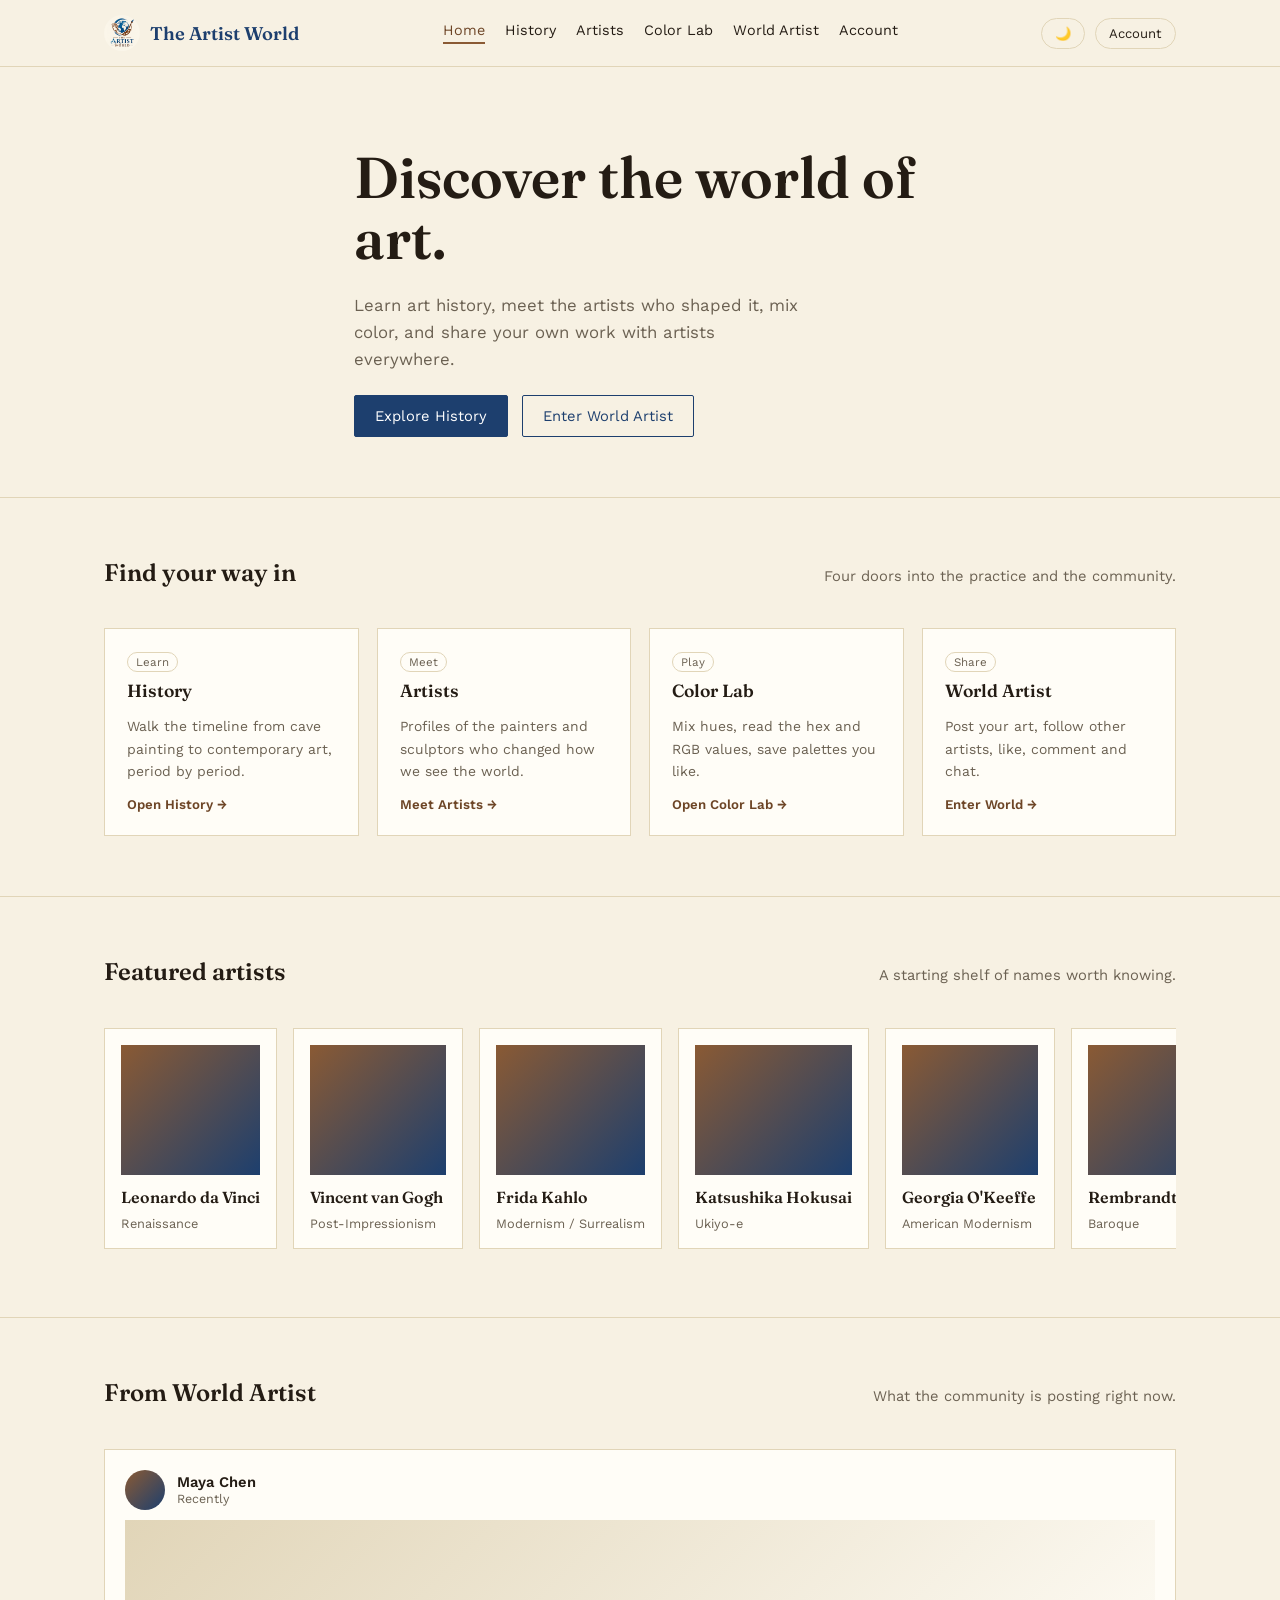
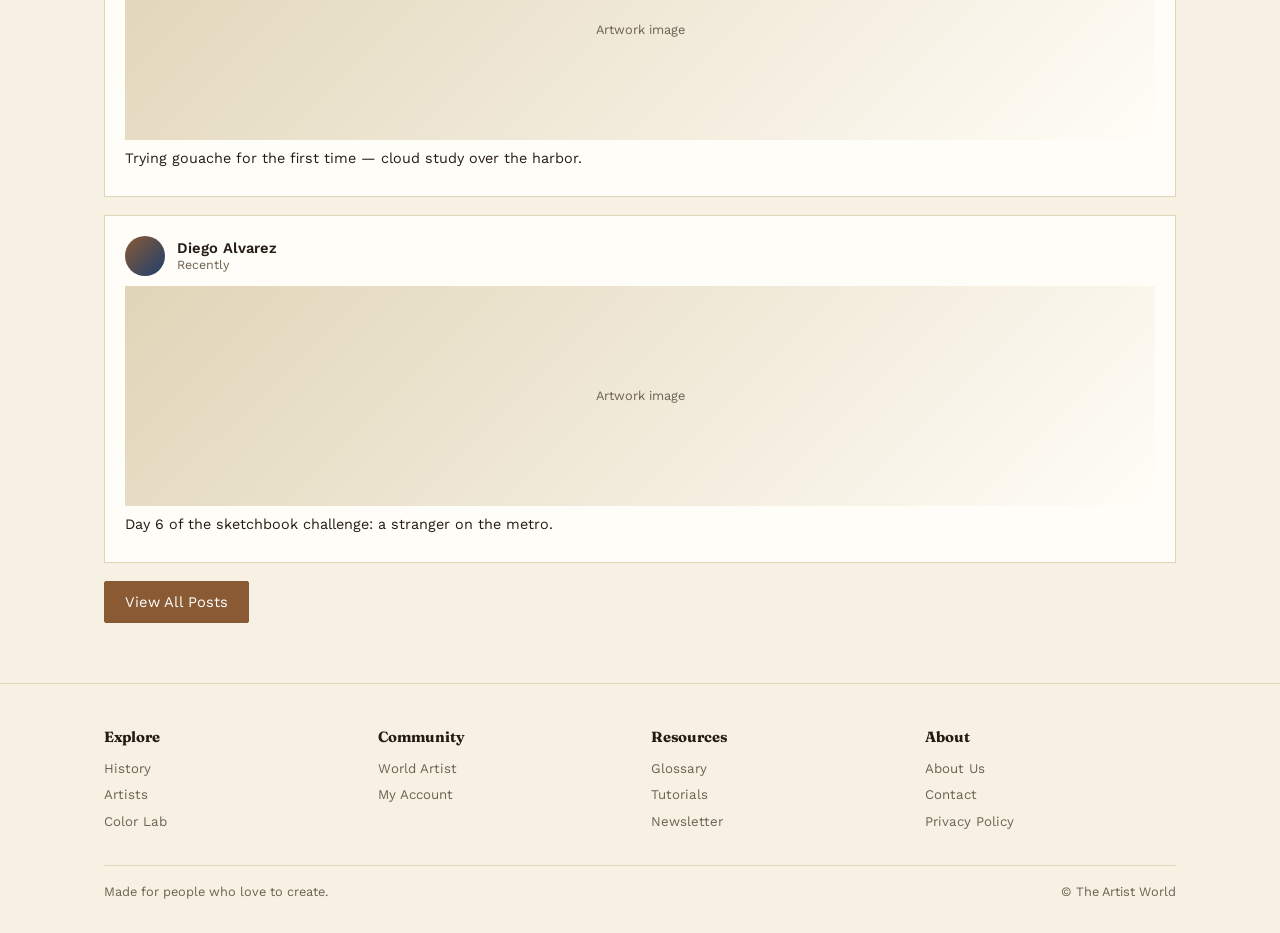
<file: index.html>
<!DOCTYPE html>
<html lang="en">
<head>
<meta charset="UTF-8">
<meta name="viewport" content="width=device-width, initial-scale=1, viewport-fit=cover">
<title>The Artist World — Discover, Learn, Create, Share</title>
<link rel="icon" href="assets/logo.png">
<link rel="preconnect" href="https://fonts.googleapis.com">
<link rel="preconnect" href="https://fonts.gstatic.com" crossorigin>
<link href="https://fonts.googleapis.com/css2?family=Fraunces:wght@400;600&family=Work+Sans:wght@400;500;600&display=swap" rel="stylesheet">
<link rel="stylesheet" href="css/style.css">
</head>
<body>
<div id="introLoader"><img src="assets/logo.png" alt="The Artist World"></div>
<header id="siteHeader"></header>

<section class="hero">
  <div class="wrap hero-inner reveal">
    <h1>Discover the world of art.</h1>
    <p>Learn art history, meet the artists who shaped it, mix color, and share your own work with artists everywhere.</p>
    <div class="hero-actions">
      <a class="btn" href="history.html">Explore History</a>
      <a class="btn outline" href="world.html">Enter World Artist</a>
    </div>
  </div>
</section>

<section>
  <div class="wrap">
    <div class="section-head reveal">
      <h2>Find your way in</h2>
      <p>Four doors into the practice and the community.</p>
    </div>
    <div class="grid-4 reveal">
      <div class="card"><span class="tag">Learn</span><h3>History</h3><p>Walk the timeline from cave painting to contemporary art, period by period.</p><a class="link" href="history.html">Open History →</a></div>
      <div class="card"><span class="tag">Meet</span><h3>Artists</h3><p>Profiles of the painters and sculptors who changed how we see the world.</p><a class="link" href="artists.html">Meet Artists →</a></div>
      <div class="card"><span class="tag">Play</span><h3>Color Lab</h3><p>Mix hues, read the hex and RGB values, save palettes you like.</p><a class="link" href="colorlab.html">Open Color Lab →</a></div>
      <div class="card"><span class="tag">Share</span><h3>World Artist</h3><p>Post your art, follow other artists, like, comment and chat.</p><a class="link" href="world.html">Enter World →</a></div>
    </div>
  </div>
</section>

<section>
  <div class="wrap">
    <div class="section-head reveal">
      <h2>Featured artists</h2>
      <p>A starting shelf of names worth knowing.</p>
    </div>
    <div class="artist-row reveal" id="featuredArtists"></div>
  </div>
</section>

<section>
  <div class="wrap">
    <div class="section-head reveal">
      <h2>From World Artist</h2>
      <p>What the community is posting right now.</p>
    </div>
    <div id="homeFeed" class="reveal"></div>
    <a class="btn brown" href="world.html">View All Posts</a>
  </div>
</section>

<footer id="siteFooter"></footer>

<script src="js/app.js"></script>
<script>
renderHeader('index.html'); renderFooter(); runIntroLoader(); initReveal();

const feat = document.getElementById('featuredArtists');
SEED_ARTISTS.slice(0,6).forEach(a=>{
  feat.innerHTML += `<div class="artist-mini"><div class="portrait"></div><h4>${a.name}</h4><span style="font-size:.8rem;color:var(--muted)">${a.movement}</span></div>`;
});

const posts = Store.get('posts', SEED_POSTS);
const feed = document.getElementById('homeFeed');
posts.slice(0,2).forEach(p=>{
  feed.innerHTML += `<div class="post"><div class="post-head"><div class="post-avatar"></div><div><div class="post-name">${p.name}</div><div class="post-time">Recently</div></div></div><div class="post-img">Artwork image</div><div class="post-caption">${p.caption}</div></div>`;
});
</script>
</body>
</html>
</file>
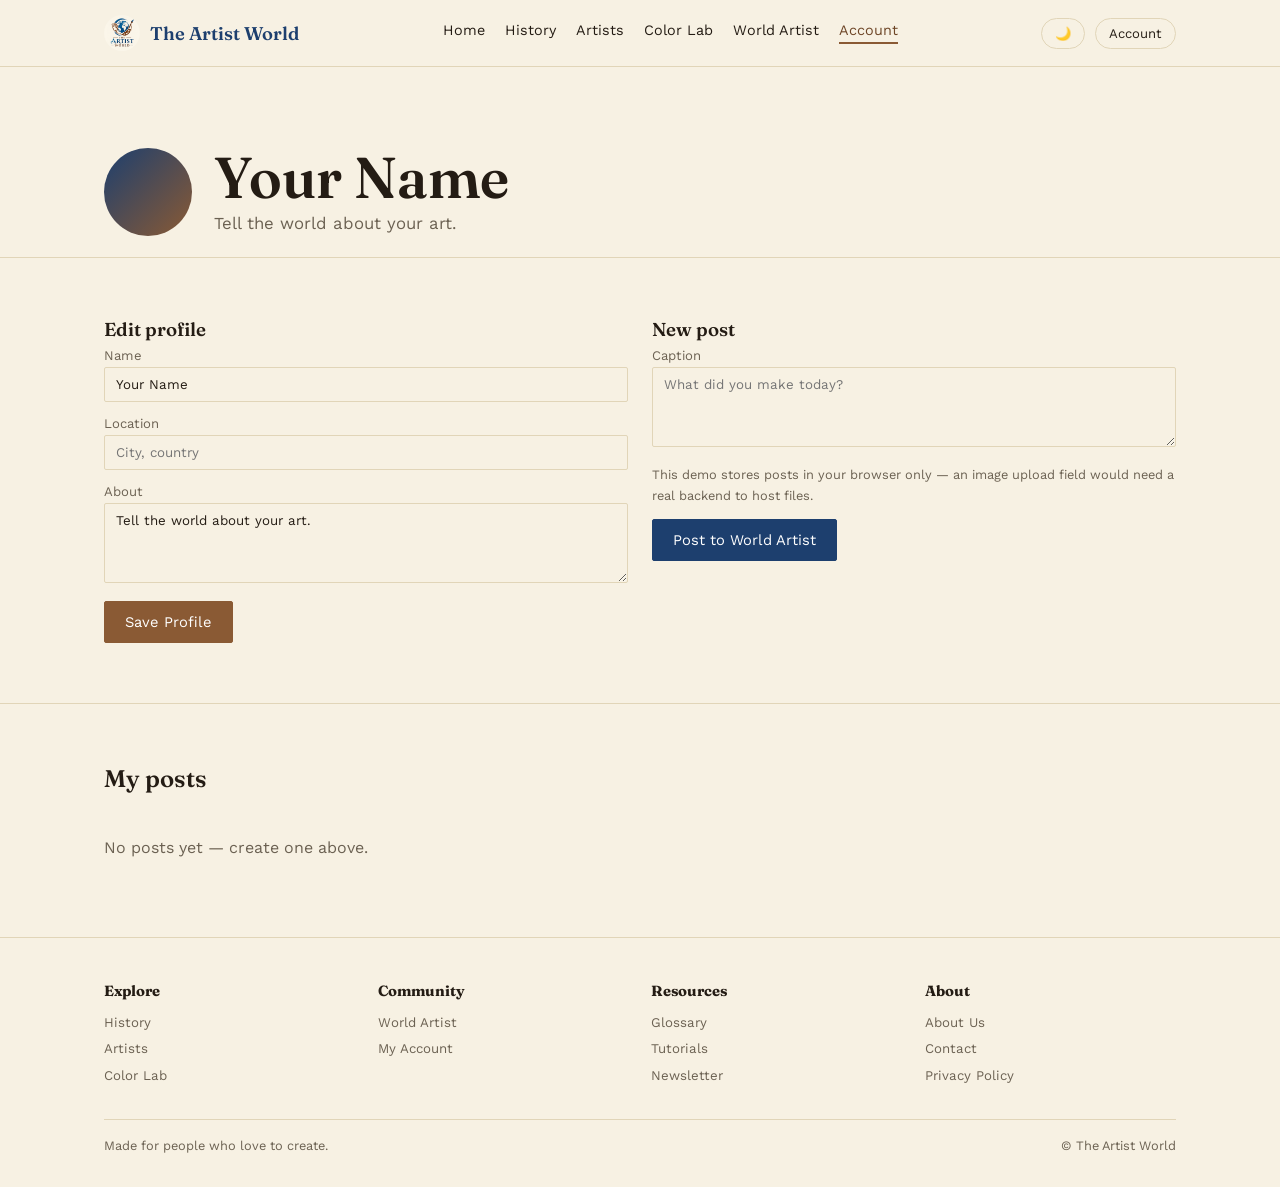
<file: account.html>
<!DOCTYPE html>
<html lang="en">
<head>
<meta charset="UTF-8">
<meta name="viewport" content="width=device-width, initial-scale=1, viewport-fit=cover">
<title>My Account — The Artist World</title>
<link rel="icon" href="assets/logo.png">
<link rel="preconnect" href="https://fonts.googleapis.com">
<link rel="preconnect" href="https://fonts.gstatic.com" crossorigin>
<link href="https://fonts.googleapis.com/css2?family=Fraunces:wght@400;600&family=Work+Sans:wght@400;500;600&display=swap" rel="stylesheet">
<link rel="stylesheet" href="css/style.css">
</head>
<body>
<header id="siteHeader"></header>

<section class="hero" style="padding-bottom:20px;">
  <div class="wrap reveal">
    <div class="profile-head">
      <div class="avatar"></div>
      <div>
        <h1 id="profName" style="margin-bottom:2px;">Your Name</h1>
        <p id="profAbout" style="margin:0;">Tell the world about your art.</p>
      </div>
    </div>
  </div>
</section>

<section>
  <div class="wrap grid-2 reveal">
    <div>
      <h3>Edit profile</h3>
      <div class="field"><label>Name</label><input id="inName" placeholder="Your name"></div>
      <div class="field"><label>Location</label><input id="inLocation" placeholder="City, country"></div>
      <div class="field"><label>About</label><textarea id="inAbout" placeholder="A short artist bio..."></textarea></div>
      <button class="btn brown" id="saveProfile">Save Profile</button>
    </div>
    <div>
      <h3>New post</h3>
      <div class="field"><label>Caption</label><textarea id="inCaption" placeholder="What did you make today?"></textarea></div>
      <p style="font-size:.8rem;">This demo stores posts in your browser only — an image upload field would need a real backend to host files.</p>
      <button class="btn" id="postBtn">Post to World Artist</button>
    </div>
  </div>
</section>

<section>
  <div class="wrap">
    <div class="section-head reveal"><h2>My posts</h2></div>
    <div id="myPosts" class="reveal"></div>
  </div>
</section>

<footer id="siteFooter"></footer>
<script src="js/app.js"></script>
<script>
renderHeader('account.html'); renderFooter(); initReveal();

function loadProfile(){
  const p = Store.get('profile', {name:'Your Name', location:'', about:'Tell the world about your art.'});
  document.getElementById('profName').textContent = p.name;
  document.getElementById('profAbout').textContent = p.about;
  document.getElementById('inName').value = p.name;
  document.getElementById('inLocation').value = p.location;
  document.getElementById('inAbout').value = p.about;
}
loadProfile();
document.getElementById('saveProfile').addEventListener('click', ()=>{
  const p = {name: document.getElementById('inName').value || 'Your Name',
             location: document.getElementById('inLocation').value,
             about: document.getElementById('inAbout').value || 'Tell the world about your art.'};
  Store.set('profile', p);
  loadProfile();
});

function renderMyPosts(){
  const p = Store.get('profile', {name:'Your Name'});
  const posts = Store.get('posts', SEED_POSTS).filter(x=>x.name===p.name);
  const box = document.getElementById('myPosts');
  box.innerHTML = posts.length ? '' : '<p>No posts yet — create one above.</p>';
  posts.forEach(post=>{
    box.innerHTML += `<div class="post"><div class="post-head"><div class="post-avatar"></div><div><div class="post-name">${post.name}</div><div class="post-time">Recently</div></div></div><div class="post-img">Artwork image</div><div class="post-caption">${post.caption}</div></div>`;
  });
}
renderMyPosts();

document.getElementById('postBtn').addEventListener('click', ()=>{
  const caption = document.getElementById('inCaption').value.trim();
  if(!caption) return;
  const profile = Store.get('profile', {name:'Your Name'});
  const posts = Store.get('posts', SEED_POSTS);
  posts.unshift({id:'p'+Date.now(), name:profile.name, caption, likes:0, liked:false, comments:[], reposts:0});
  Store.set('posts', posts);
  document.getElementById('inCaption').value = '';
  renderMyPosts();
  alert('Posted! View it on the World Artist page.');
});
</script>
</body>
</html>
</file>
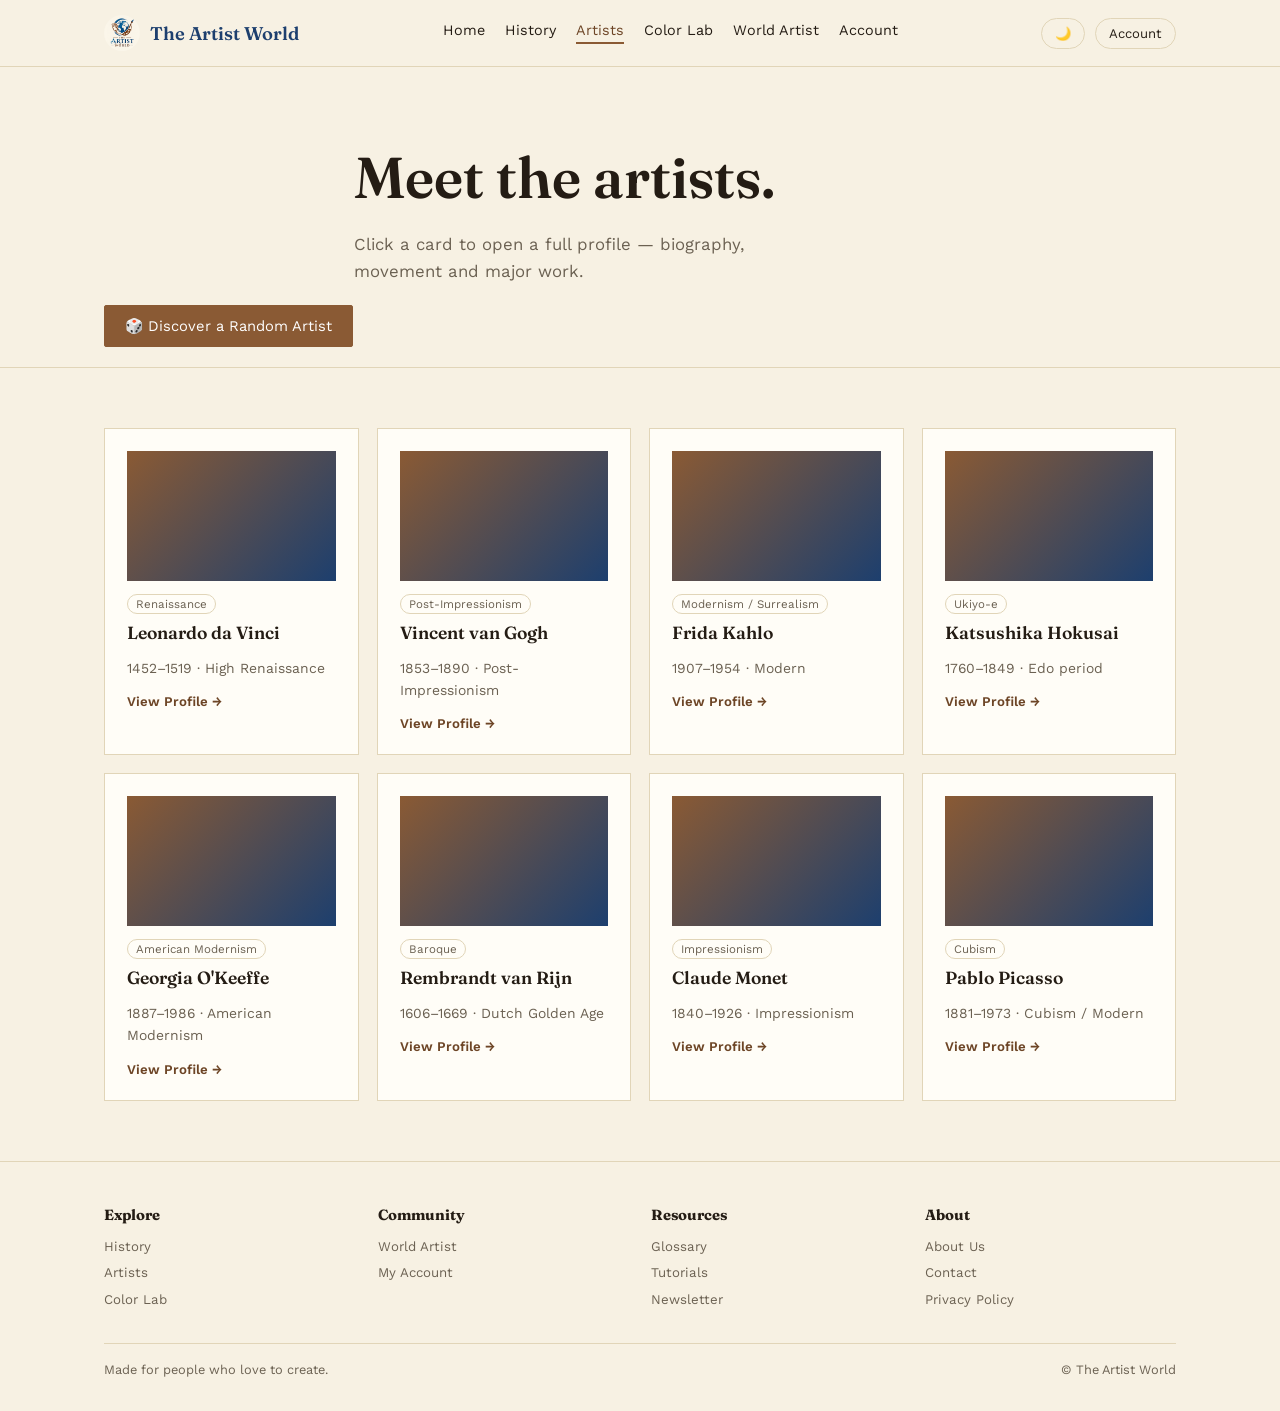
<file: artists.html>
<!DOCTYPE html>
<html lang="en">
<head>
<meta charset="UTF-8">
<meta name="viewport" content="width=device-width, initial-scale=1, viewport-fit=cover">
<title>Artists — The Artist World</title>
<link rel="icon" href="assets/logo.png">
<link rel="preconnect" href="https://fonts.googleapis.com">
<link rel="preconnect" href="https://fonts.gstatic.com" crossorigin>
<link href="https://fonts.googleapis.com/css2?family=Fraunces:wght@400;600&family=Work+Sans:wght@400;500;600&display=swap" rel="stylesheet">
<link rel="stylesheet" href="css/style.css">
</head>
<body>
<header id="siteHeader"></header>

<section class="hero" style="padding-bottom:20px;">
  <div class="wrap hero-inner reveal">
    <h1>Meet the artists.</h1>
    <p>Click a card to open a full profile — biography, movement and major work.</p>
  </div>
  <div class="wrap" style="margin-top:20px;">
    <button class="btn brown" id="randomArtistBtn">🎲 Discover a Random Artist</button>
  </div>
</section>

<section>
  <div class="wrap">
    <div class="grid-4 reveal" id="artistGrid"></div>
  </div>
</section>

<div class="modal-bg" id="modalBg">
  <div class="modal">
    <button class="modal-close" id="modalClose">✕</button>
    <div id="modalContent"></div>
  </div>
</div>

<footer id="siteFooter"></footer>
<script src="js/app.js"></script>
<script>
renderHeader('artists.html'); renderFooter(); initReveal();
const grid = document.getElementById('artistGrid');
function openModal(a){
  document.getElementById('modalContent').innerHTML = `
    <div class="portrait" style="height:160px;"></div>
    <h2>${a.name}</h2>
    <p class="era" style="color:var(--muted);font-size:.85rem;">${a.era} · ${a.country}</p>
    <span class="tag">${a.movement}</span>
    <p>${a.bio}</p>
    <p><strong>Major work:</strong> ${a.work}</p>`;
  document.getElementById('modalBg').classList.add('open');
}
document.getElementById('modalClose').addEventListener('click', ()=>document.getElementById('modalBg').classList.remove('open'));
document.getElementById('modalBg').addEventListener('click', (e)=>{ if(e.target.id==='modalBg') e.currentTarget.classList.remove('open'); });

SEED_ARTISTS.forEach(a=>{
  const c = document.createElement('div');
  c.className = 'card';
  c.style.cursor = 'pointer';
  c.innerHTML = `<div class="portrait"></div><span class="tag">${a.movement}</span><h3>${a.name}</h3><p>${a.era}</p><a class="link">View Profile →</a>`;
  c.addEventListener('click', ()=>openModal(a));
  grid.appendChild(c);
});

document.getElementById('randomArtistBtn').addEventListener('click', ()=>{
  openModal(SEED_ARTISTS[Math.floor(Math.random()*SEED_ARTISTS.length)]);
});
</script>
</body>
</html>
</file>
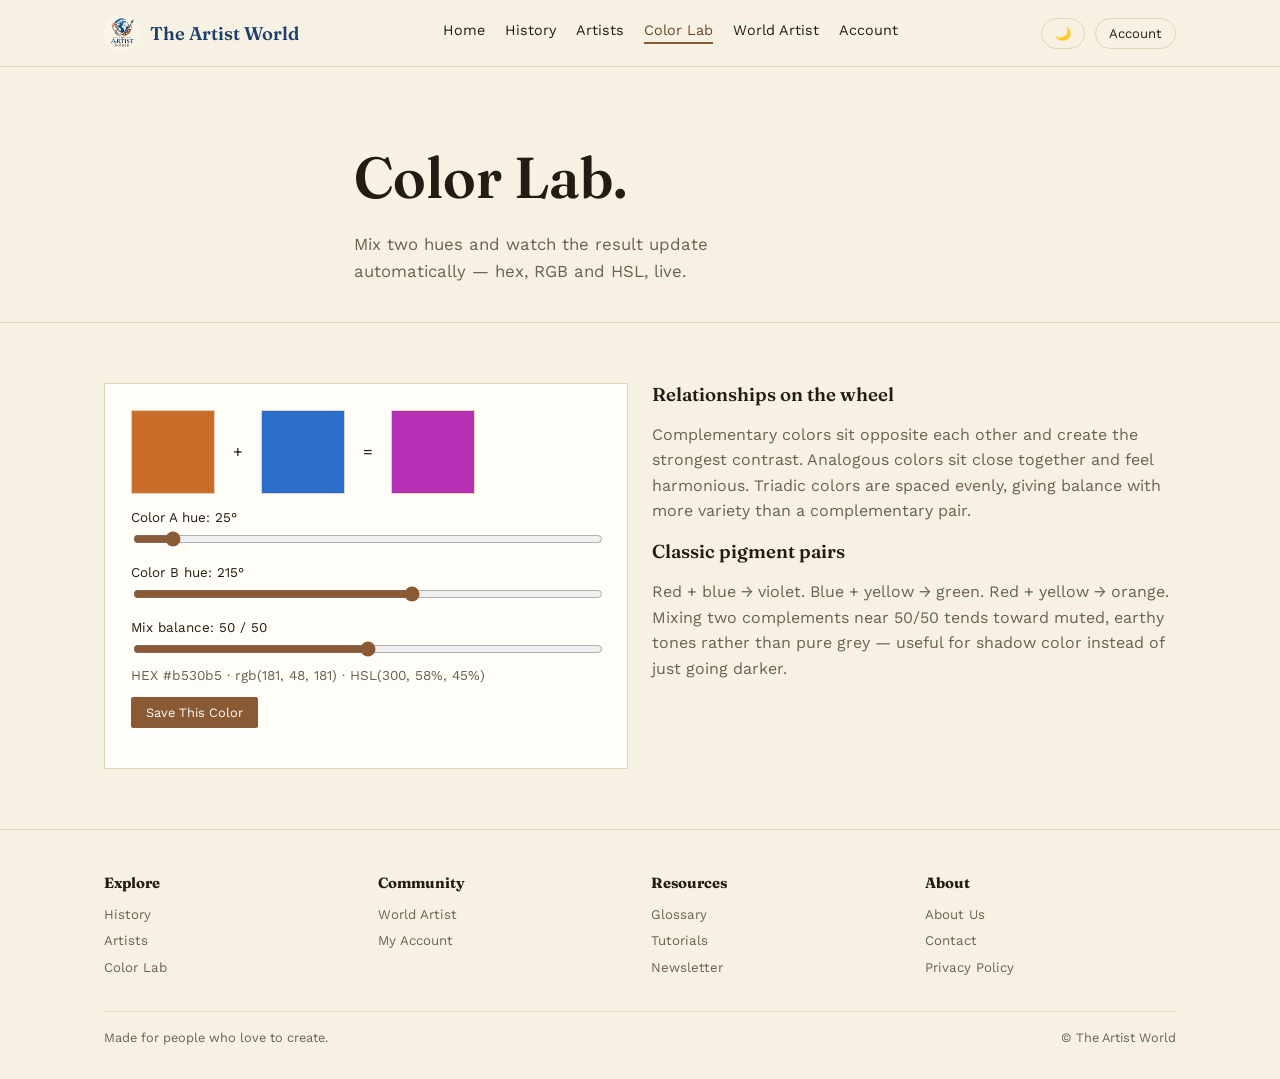
<file: colorlab.html>
<!DOCTYPE html>
<html lang="en">
<head>
<meta charset="UTF-8">
<meta name="viewport" content="width=device-width, initial-scale=1, viewport-fit=cover">
<title>Color Lab — The Artist World</title>
<link rel="icon" href="assets/logo.png">
<link rel="preconnect" href="https://fonts.googleapis.com">
<link rel="preconnect" href="https://fonts.gstatic.com" crossorigin>
<link href="https://fonts.googleapis.com/css2?family=Fraunces:wght@400;600&family=Work+Sans:wght@400;500;600&display=swap" rel="stylesheet">
<link rel="stylesheet" href="css/style.css">
</head>
<body>
<header id="siteHeader"></header>

<section class="hero" style="padding-bottom:20px;">
  <div class="wrap hero-inner reveal">
    <h1>Color Lab.</h1>
    <p>Mix two hues and watch the result update automatically — hex, RGB and HSL, live.</p>
  </div>
</section>

<section>
  <div class="wrap grid-2 reveal">
    <div class="mixer">
      <div class="swatch-row">
        <div class="swatch" id="swatchA" style="background:#8a5a34;"></div><span>+</span>
        <div class="swatch" id="swatchB" style="background:#1d3f6e;"></div><span>=</span>
        <div class="swatch" id="swatchMix"></div>
      </div>
      <div class="slider-group">
        <label>Color A hue: <span id="valA"></span></label>
        <input type="range" id="hueA" min="0" max="360" value="25">
        <label>Color B hue: <span id="valB"></span></label>
        <input type="range" id="hueB" min="0" max="360" value="215">
        <label>Mix balance: <span id="valMix"></span></label>
        <input type="range" id="mixSlider" min="0" max="100" value="50">
      </div>
      <div class="readout" id="readout"></div>
      <button class="btn small brown" id="saveBtn" style="margin-top:14px;">Save This Color</button>
      <div class="palette-saved" id="palette"></div>
    </div>
    <div>
      <h3>Relationships on the wheel</h3>
      <p>Complementary colors sit opposite each other and create the strongest contrast. Analogous colors sit close together and feel harmonious. Triadic colors are spaced evenly, giving balance with more variety than a complementary pair.</p>
      <h3>Classic pigment pairs</h3>
      <p>Red + blue → violet. Blue + yellow → green. Red + yellow → orange. Mixing two complements near 50/50 tends toward muted, earthy tones rather than pure grey — useful for shadow color instead of just going darker.</p>
    </div>
  </div>
</section>

<footer id="siteFooter"></footer>
<script src="js/app.js"></script>
<script>
renderHeader('colorlab.html'); renderFooter(); initReveal();

function hslToHex(h,s,l){
  s/=100; l/=100;
  const k=n=>(n+h/30)%12;
  const a=s*Math.min(l,1-l);
  const f=n=>l-a*Math.max(-1,Math.min(k(n)-3,Math.min(9-k(n),1)));
  const toHex=x=>Math.round(255*x).toString(16).padStart(2,'0');
  return '#'+toHex(f(0))+toHex(f(8))+toHex(f(4));
}
function hslToRgbStr(h,s,l){
  s/=100; l/=100;
  const k=n=>(n+h/30)%12;
  const a=s*Math.min(l,1-l);
  const f=n=>l-a*Math.max(-1,Math.min(k(n)-3,Math.min(9-k(n),1)));
  return `rgb(${Math.round(255*f(0))}, ${Math.round(255*f(8))}, ${Math.round(255*f(4))})`;
}
let currentMixHex = '#000000';
function updateMix(){
  const hA = +document.getElementById('hueA').value;
  const hB = +document.getElementById('hueB').value;
  const mix = +document.getElementById('mixSlider').value;
  document.getElementById('valA').textContent = hA+'°';
  document.getElementById('valB').textContent = hB+'°';
  document.getElementById('valMix').textContent = (100-mix)+' / '+mix;
  document.getElementById('swatchA').style.background = hslToHex(hA,65,48);
  document.getElementById('swatchB').style.background = hslToHex(hB,65,48);
  let diff = ((hB - hA + 540) % 360) - 180;
  let blended = (hA + diff*(mix/100) + 360) % 360;
  const sat = 58 - Math.abs(50-mix)*0.2;
  const light = 45;
  currentMixHex = hslToHex(blended, sat, light);
  document.getElementById('swatchMix').style.background = currentMixHex;
  document.getElementById('readout').textContent = `HEX ${currentMixHex} · ${hslToRgbStr(blended,sat,light)} · HSL(${Math.round(blended)}, ${Math.round(sat)}%, ${light}%)`;
}
['hueA','hueB','mixSlider'].forEach(id=>document.getElementById(id).addEventListener('input', updateMix));
updateMix();

function renderPalette(){
  const saved = Store.get('palette', []);
  const box = document.getElementById('palette');
  box.innerHTML = '';
  saved.forEach(c=>{
    const sw = document.createElement('div');
    sw.style.background = c; sw.title = c;
    box.appendChild(sw);
  });
}
document.getElementById('saveBtn').addEventListener('click', ()=>{
  const saved = Store.get('palette', []);
  saved.push(currentMixHex);
  Store.set('palette', saved.slice(-12));
  renderPalette();
});
renderPalette();
</script>
</body>
</html>
</file>
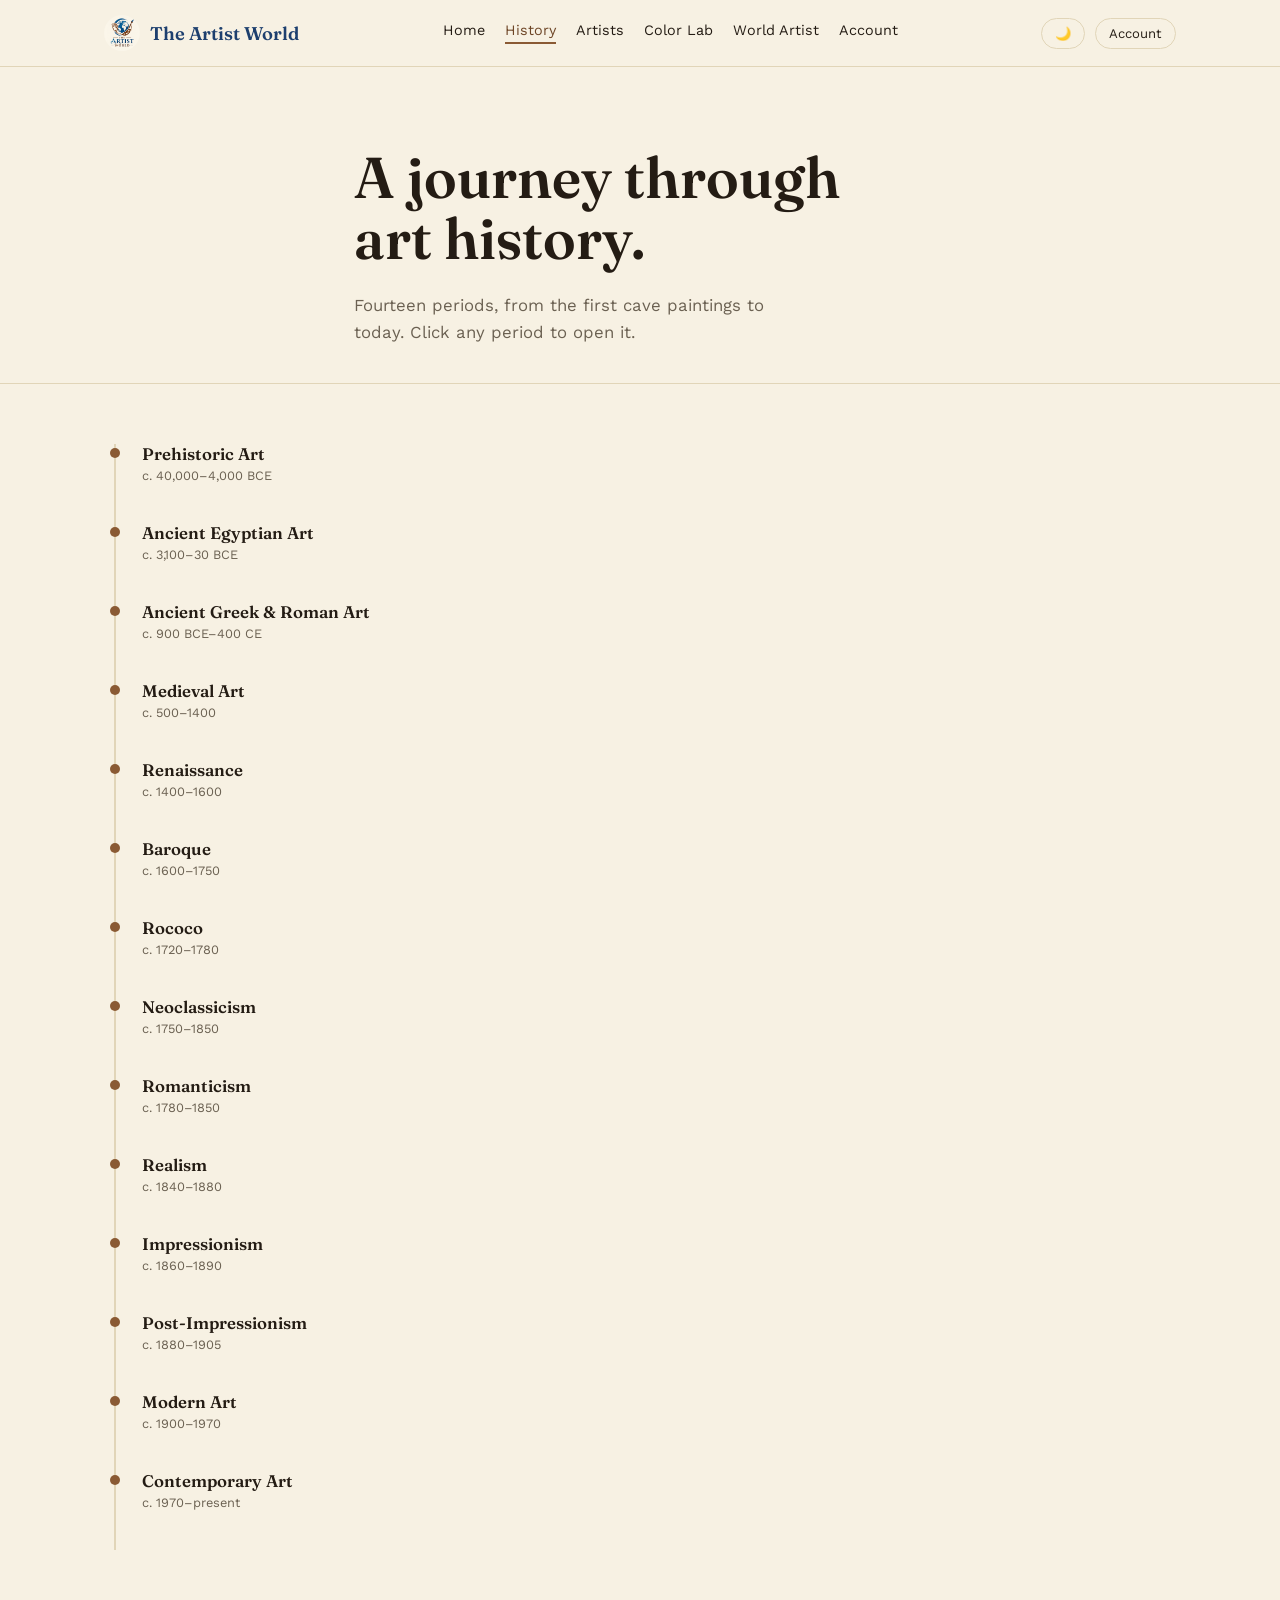
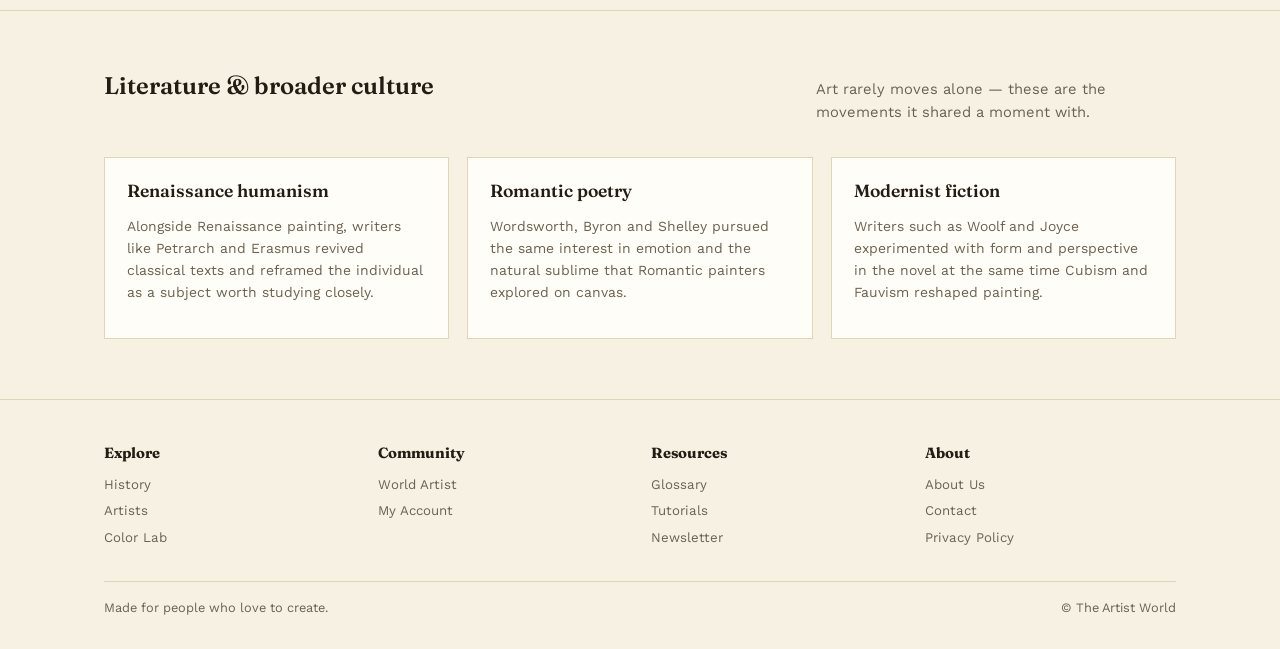
<file: history.html>
<!DOCTYPE html>
<html lang="en">
<head>
<meta charset="UTF-8">
<meta name="viewport" content="width=device-width, initial-scale=1, viewport-fit=cover">
<title>History — The Artist World</title>
<link rel="icon" href="assets/logo.png">
<link rel="preconnect" href="https://fonts.googleapis.com">
<link rel="preconnect" href="https://fonts.gstatic.com" crossorigin>
<link href="https://fonts.googleapis.com/css2?family=Fraunces:wght@400;600&family=Work+Sans:wght@400;500;600&display=swap" rel="stylesheet">
<link rel="stylesheet" href="css/style.css">
</head>
<body>
<header id="siteHeader"></header>

<section class="hero" style="padding-bottom:20px;">
  <div class="wrap hero-inner reveal">
    <h1>A journey through art history.</h1>
    <p>Fourteen periods, from the first cave paintings to today. Click any period to open it.</p>
  </div>
</section>

<section>
  <div class="wrap">
    <div class="timeline reveal" id="timeline"></div>
  </div>
</section>

<section>
  <div class="wrap">
    <div class="section-head reveal">
      <h2>Literature &amp; broader culture</h2>
      <p>Art rarely moves alone — these are the movements it shared a moment with.</p>
    </div>
    <div class="grid-3 reveal">
      <div class="card"><h3>Renaissance humanism</h3><p>Alongside Renaissance painting, writers like Petrarch and Erasmus revived classical texts and reframed the individual as a subject worth studying closely.</p></div>
      <div class="card"><h3>Romantic poetry</h3><p>Wordsworth, Byron and Shelley pursued the same interest in emotion and the natural sublime that Romantic painters explored on canvas.</p></div>
      <div class="card"><h3>Modernist fiction</h3><p>Writers such as Woolf and Joyce experimented with form and perspective in the novel at the same time Cubism and Fauvism reshaped painting.</p></div>
    </div>
  </div>
</section>

<footer id="siteFooter"></footer>
<script src="js/app.js"></script>
<script>
renderHeader('history.html'); renderFooter(); initReveal();
const tl = document.getElementById('timeline');
SEED_HISTORY.forEach((h,i)=>{
  const div = document.createElement('div');
  div.className = 't-item';
  div.innerHTML = `<h3>${h.period}</h3><div class="era">${h.range}</div><div class="t-body"><p>${h.body}</p></div>`;
  div.addEventListener('click', ()=>div.classList.toggle('open'));
  tl.appendChild(div);
});
</script>
</body>
</html>
</file>
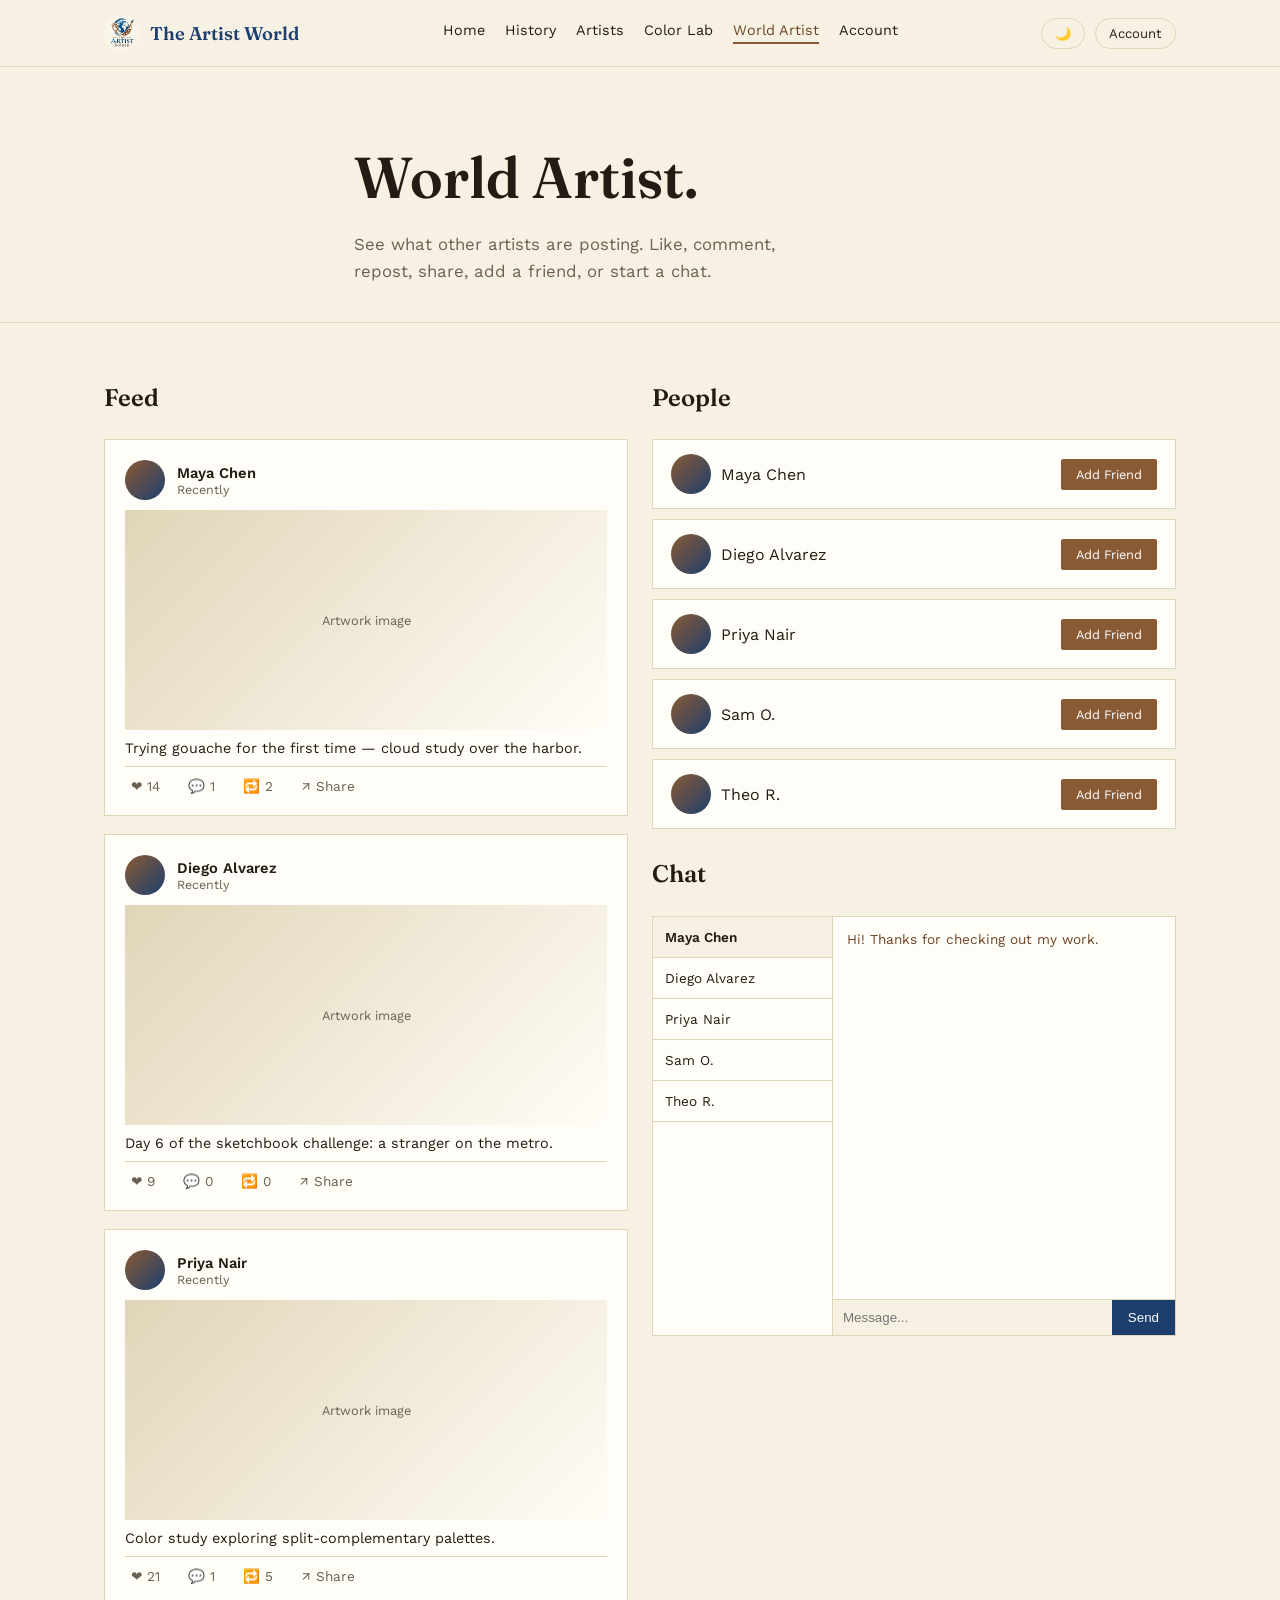
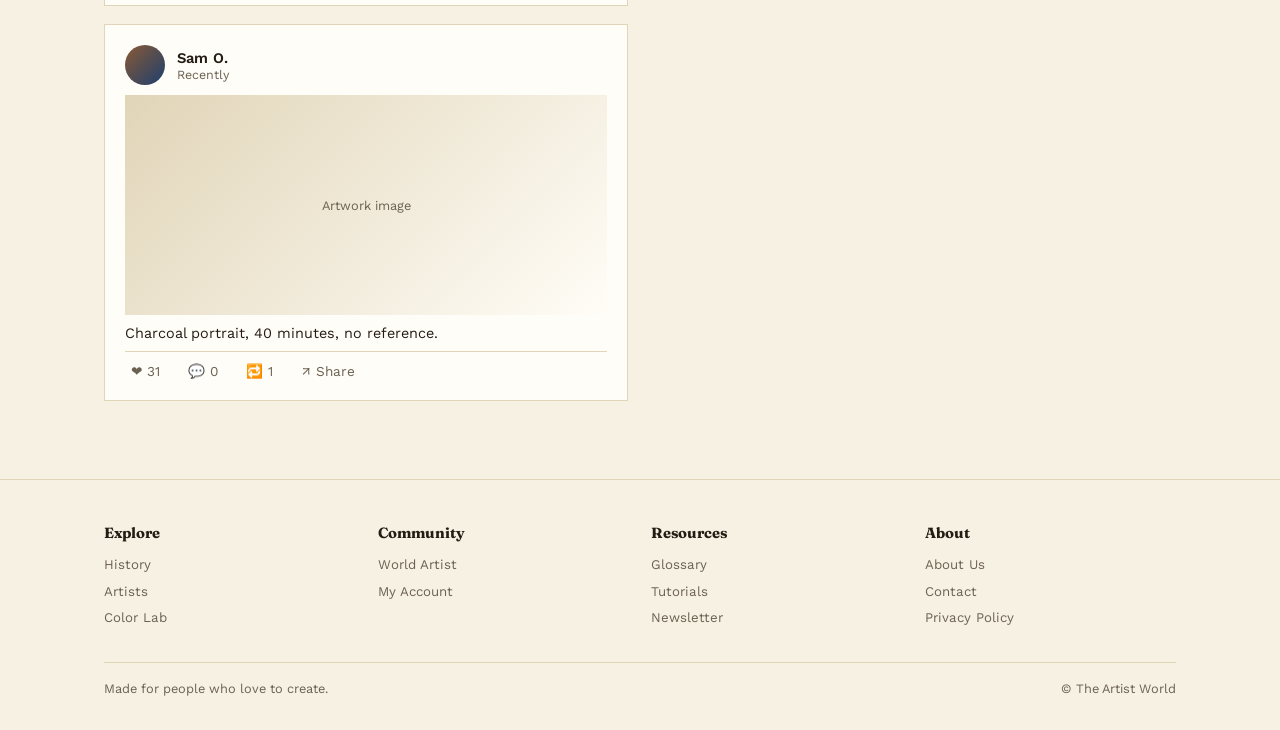
<file: world.html>
<!DOCTYPE html>
<html lang="en">
<head>
<meta charset="UTF-8">
<meta name="viewport" content="width=device-width, initial-scale=1, viewport-fit=cover">
<title>World Artist — The Artist World</title>
<link rel="icon" href="assets/logo.png">
<link rel="preconnect" href="https://fonts.googleapis.com">
<link rel="preconnect" href="https://fonts.gstatic.com" crossorigin>
<link href="https://fonts.googleapis.com/css2?family=Fraunces:wght@400;600&family=Work+Sans:wght@400;500;600&display=swap" rel="stylesheet">
<link rel="stylesheet" href="css/style.css">
</head>
<body>
<header id="siteHeader"></header>

<section class="hero" style="padding-bottom:20px;">
  <div class="wrap hero-inner reveal">
    <h1>World Artist.</h1>
    <p>See what other artists are posting. Like, comment, repost, share, add a friend, or start a chat.</p>
  </div>
</section>

<section>
  <div class="wrap grid-2" style="align-items:start;">
    <div class="reveal">
      <div class="section-head" style="margin-bottom:18px;"><h2>Feed</h2></div>
      <div id="feed"></div>
    </div>
    <div class="reveal">
      <div class="section-head" style="margin-bottom:18px;"><h2>People</h2></div>
      <div id="people"></div>
      <div class="section-head" style="margin:30px 0 18px;"><h2>Chat</h2></div>
      <div class="chat-shell">
        <div class="chat-list" id="chatList"></div>
        <div class="chat-main">
          <div class="chat-msgs" id="chatMsgs"></div>
          <div class="chat-input">
            <input id="chatInput" placeholder="Message...">
            <button id="chatSend">Send</button>
          </div>
        </div>
      </div>
    </div>
  </div>
</section>

<footer id="siteFooter"></footer>
<script src="js/app.js"></script>
<script>
renderHeader('world.html'); renderFooter(); initReveal();

const PEOPLE = ['Maya Chen','Diego Alvarez','Priya Nair','Sam O.','Theo R.'];

/* --- Feed --- */
function timeAgo(){ return 'Recently'; }
function renderFeed(){
  const posts = Store.get('posts', SEED_POSTS);
  const feed = document.getElementById('feed');
  feed.innerHTML = '';
  posts.forEach(p=>{
    const el = document.createElement('div');
    el.className = 'post';
    el.innerHTML = `
      <div class="post-head"><div class="post-avatar"></div><div><div class="post-name">${p.name}</div><div class="post-time">${timeAgo()}</div></div></div>
      <div class="post-img">Artwork image</div>
      <div class="post-caption">${p.caption}</div>
      <div class="post-actions">
        <button class="likeBtn ${p.liked?'active':''}" data-id="${p.id}">❤ ${p.likes}</button>
        <button class="commentToggle" data-id="${p.id}">💬 ${p.comments.length}</button>
        <button class="repostBtn" data-id="${p.id}">🔁 ${p.reposts}</button>
        <button class="shareBtn" data-id="${p.id}">↗ Share</button>
      </div>
      <div class="comment-box" id="cbox-${p.id}">
        <div class="comment-list">${p.comments.map(c=>`<div><strong>${c.n}:</strong> ${c.t}</div>`).join('')}</div>
        <div class="comment-input"><input placeholder="Write a comment..." data-id="${p.id}" class="commentInput"><button class="btn small" data-id="${p.id}">Post</button></div>
      </div>`;
    feed.appendChild(el);
  });

  feed.querySelectorAll('.likeBtn').forEach(b=>b.addEventListener('click', ()=>{
    const posts = Store.get('posts', SEED_POSTS);
    const p = posts.find(x=>x.id===b.dataset.id);
    p.liked = !p.liked; p.likes += p.liked?1:-1;
    Store.set('posts', posts); renderFeed();
  }));
  feed.querySelectorAll('.commentToggle').forEach(b=>b.addEventListener('click', ()=>{
    document.getElementById('cbox-'+b.dataset.id).classList.toggle('open');
  }));
  feed.querySelectorAll('.repostBtn').forEach(b=>b.addEventListener('click', ()=>{
    const posts = Store.get('posts', SEED_POSTS);
    const p = posts.find(x=>x.id===b.dataset.id);
    p.reposts += 1;
    Store.set('posts', posts); renderFeed();
  }));
  feed.querySelectorAll('.shareBtn').forEach(b=>b.addEventListener('click', ()=>{
    alert('Link copied (demo) — sharing outside this prototype needs a live backend.');
  }));
  feed.querySelectorAll('.comment-input button').forEach(b=>b.addEventListener('click', ()=>{
    const input = feed.querySelector(`.commentInput[data-id="${b.dataset.id}"]`);
    if(!input.value.trim()) return;
    const posts = Store.get('posts', SEED_POSTS);
    const p = posts.find(x=>x.id===b.dataset.id);
    p.comments.push({n:'You', t:input.value.trim()});
    Store.set('posts', posts); renderFeed();
  }));
}
renderFeed();

/* --- People / friends --- */
function renderPeople(){
  const friends = Store.get('friends', []);
  const box = document.getElementById('people');
  box.innerHTML = '';
  PEOPLE.forEach(name=>{
    const isFriend = friends.includes(name);
    const row = document.createElement('div');
    row.className = 'card';
    row.style.display='flex'; row.style.alignItems='center'; row.style.justifyContent='space-between'; row.style.marginBottom='10px'; row.style.padding='14px 18px';
    row.innerHTML = `<div style="display:flex;align-items:center;gap:10px;"><div class="post-avatar"></div><span>${name}</span></div>
      <button class="btn small ${isFriend?'outline':'brown'}" data-name="${name}">${isFriend?'Friends ✓':'Add Friend'}</button>`;
    box.appendChild(row);
  });
  box.querySelectorAll('button').forEach(b=>b.addEventListener('click', ()=>{
    let friends = Store.get('friends', []);
    if(friends.includes(b.dataset.name)) friends = friends.filter(f=>f!==b.dataset.name);
    else friends.push(b.dataset.name);
    Store.set('friends', friends); renderPeople();
  }));
}
renderPeople();

/* --- Chat (mocked, per-browser only) --- */
let activeChat = PEOPLE[0];
function renderChatList(){
  const list = document.getElementById('chatList');
  list.innerHTML = '';
  PEOPLE.forEach(name=>{
    const d = document.createElement('div');
    d.textContent = name;
    if(name===activeChat) d.classList.add('active');
    d.addEventListener('click', ()=>{ activeChat = name; renderChatList(); renderChatMsgs(); });
    list.appendChild(d);
  });
}
function renderChatMsgs(){
  const msgs = Store.get('chat_'+activeChat, [{from:'them', text:`Hi! Thanks for checking out my work.`}]);
  const box = document.getElementById('chatMsgs');
  box.innerHTML = msgs.map(m=>`<div class="${m.from==='me'?'me':'them'}">${m.text}</div>`).join('');
  box.scrollTop = box.scrollHeight;
}
document.getElementById('chatSend').addEventListener('click', ()=>{
  const input = document.getElementById('chatInput');
  if(!input.value.trim()) return;
  const msgs = Store.get('chat_'+activeChat, []);
  msgs.push({from:'me', text: input.value.trim()});
  input.value='';
  Store.set('chat_'+activeChat, msgs);
  renderChatMsgs();
});
document.getElementById('chatInput').addEventListener('keydown', (e)=>{ if(e.key==='Enter') document.getElementById('chatSend').click(); });
renderChatList(); renderChatMsgs();
</script>
</body>
</html>
</file>
<file: css/style.css>
:root{
  --cream:#f7f1e3; --ink:#241c14; --navy:#1d3f6e; --navy-dk:#132a4a;
  --brown:#8a5a34; --brown-dk:#6d4526; --card:#fffdf7; --line:#e1d5b8; --muted:#6b6152;
  --serif:'Fraunces',Georgia,serif; --sans:'Work Sans',system-ui,sans-serif;
}
:root:not([data-theme="light"]){}
:root[data-theme="dark"]{--cream:#181510; --ink:#eee6d4; --card:#221d15; --line:#3a3122; --muted:#a89c86;}
*{box-sizing:border-box;}
html,body{margin:0;padding:0;background:var(--cream);color:var(--ink);font-family:var(--sans);}
:root{padding-top:env(safe-area-inset-top,0px);}
img{max-width:100%;display:block;}
a{color:inherit;text-decoration:none;}
.wrap{max-width:1120px;margin:0 auto;padding:0 24px;}
h1,h2,h3,h4{font-family:var(--serif);font-weight:600;margin:0 0 .4em;}
p{line-height:1.6;color:var(--muted);}

/* header */
header{position:sticky;top:0;z-index:30;background:var(--cream);border-bottom:1px solid var(--line);padding-top:env(safe-area-inset-top,0px);}
nav.wrap{display:flex;align-items:center;justify-content:space-between;height:66px;gap:20px;}
.brand{display:flex;align-items:center;gap:10px;font-family:var(--serif);font-weight:600;font-size:1.15rem;color:var(--navy);}
.brand img{width:36px;height:36px;border-radius:50%;}
.navlinks{display:flex;gap:20px;list-style:none;margin:0;padding:0;font-size:.9rem;}
.navlinks a{border-bottom:2px solid transparent;padding-bottom:4px;}
.navlinks a.active,.navlinks a:hover{border-color:var(--brown);color:var(--brown-dk);}
.navtools{display:flex;gap:10px;align-items:center;}
.navtools button,.navtools a.btn-mini{background:none;border:1px solid var(--line);border-radius:20px;padding:7px 13px;font-family:var(--sans);font-size:.82rem;color:var(--ink);cursor:pointer;}
.navtools button:hover,.navtools a.btn-mini:hover{border-color:var(--brown);}
.hamburger{display:none;background:none;border:none;font-size:1.4rem;cursor:pointer;color:var(--ink);}
@media(max-width:880px){.navlinks{display:none;}.hamburger{display:block;}}
.navlinks.open{display:flex;position:absolute;top:66px;left:0;right:0;background:var(--cream);flex-direction:column;padding:16px 24px;border-bottom:1px solid var(--line);}

/* buttons */
.btn{font-family:var(--sans);font-size:.92rem;padding:11px 20px;border-radius:2px;cursor:pointer;border:1px solid var(--navy);background:var(--navy);color:#fff;display:inline-block;}
.btn:hover{background:var(--navy-dk);}
.btn.outline{background:transparent;color:var(--navy);}
.btn.brown{background:var(--brown);border-color:var(--brown);}
.btn.brown:hover{background:var(--brown-dk);}
.btn.small{padding:7px 14px;font-size:.8rem;}

/* sections */
section{padding:60px 0;border-bottom:1px solid var(--line);}
.section-head{display:flex;justify-content:space-between;align-items:baseline;gap:20px;flex-wrap:wrap;margin-bottom:32px;}
.section-head p{margin:0;max-width:360px;font-size:.92rem;}

/* hero */
.hero{padding:80px 0 60px;position:relative;overflow:hidden;}
.hero-inner{max-width:620px;}
.hero h1{font-size:clamp(2.2rem,5.5vw,3.6rem);line-height:1.06;}
.hero p{font-size:1.05rem;max-width:460px;}
.hero-actions{display:flex;gap:14px;flex-wrap:wrap;margin-top:22px;}
#introLoader{position:fixed;inset:0;background:var(--cream);z-index:999;display:flex;align-items:center;justify-content:center;transition:opacity .6s ease;}
#introLoader img{width:120px;animation:pulseLogo 1.4s ease-in-out infinite;}
@keyframes pulseLogo{0%,100%{transform:scale(1);}50%{transform:scale(1.08);}}
#introLoader.hide{opacity:0;pointer-events:none;}
@media (prefers-reduced-motion: reduce){#introLoader{display:none;}}

.reveal{opacity:0;transform:translateY(14px);transition:opacity .5s ease, transform .5s ease;}
.reveal.in{opacity:1;transform:none;}

/* cards */
.grid-4{display:grid;grid-template-columns:repeat(4,1fr);gap:18px;}
.grid-3{display:grid;grid-template-columns:repeat(3,1fr);gap:18px;}
.grid-2{display:grid;grid-template-columns:1fr 1fr;gap:24px;}
@media(max-width:900px){.grid-4{grid-template-columns:repeat(2,1fr);}.grid-3{grid-template-columns:repeat(2,1fr);}.grid-2{grid-template-columns:1fr;}}
@media(max-width:560px){.grid-4,.grid-3{grid-template-columns:1fr;}}

.card{background:var(--card);border:1px solid var(--line);padding:22px;transition:transform .18s ease;}
.card:hover{transform:translateY(-4px);}
.card h3{font-size:1.1rem;}
.card p{font-size:.87rem;margin-bottom:12px;}
.card a.link{font-size:.83rem;color:var(--brown-dk);font-weight:600;}
.tag{display:inline-block;font-size:.72rem;color:var(--muted);border:1px solid var(--line);padding:2px 8px;border-radius:10px;margin-bottom:8px;}

.portrait{width:100%;height:130px;background:linear-gradient(135deg,var(--brown),var(--navy));margin-bottom:12px;}

/* timeline */
.timeline{border-left:2px solid var(--line);margin-left:10px;padding-left:26px;}
.t-item{position:relative;padding-bottom:34px;cursor:pointer;}
.t-item::before{content:"";position:absolute;left:-32px;top:4px;width:10px;height:10px;border-radius:50%;background:var(--brown);}
.t-item h3{font-size:1.05rem;margin-bottom:4px;}
.t-item .era{font-size:.8rem;color:var(--muted);margin-bottom:6px;}
.t-body{display:none;font-size:.88rem;}
.t-item.open .t-body{display:block;}

/* color lab */
.mixer{background:var(--card);border:1px solid var(--line);padding:26px;}
.swatch-row{display:flex;align-items:center;gap:18px;margin-bottom:16px;flex-wrap:wrap;}
.swatch{width:84px;height:84px;border:1px solid var(--line);flex-shrink:0;}
input[type=range]{width:100%;accent-color:var(--brown);}
.slider-group label{display:block;font-size:.84rem;margin:14px 0 4px;}
.readout{font-size:.85rem;color:var(--muted);margin-top:6px;}
.palette-saved{display:flex;gap:8px;flex-wrap:wrap;margin-top:14px;}
.palette-saved div{width:30px;height:30px;border:1px solid var(--line);}

/* account / world */
.profile-head{display:flex;gap:22px;align-items:center;flex-wrap:wrap;}
.avatar{width:88px;height:88px;border-radius:50%;background:linear-gradient(135deg,var(--navy),var(--brown));flex-shrink:0;}
.field{margin-bottom:14px;}
.field label{display:block;font-size:.82rem;color:var(--muted);margin-bottom:4px;}
.field input,.field textarea{width:100%;font-family:var(--sans);padding:9px 11px;border:1px solid var(--line);background:var(--cream);color:var(--ink);border-radius:2px;}
.field textarea{min-height:80px;resize:vertical;}

.post{background:var(--card);border:1px solid var(--line);padding:20px;margin-bottom:18px;}
.post-head{display:flex;gap:12px;align-items:center;margin-bottom:10px;}
.post-avatar{width:40px;height:40px;border-radius:50%;background:linear-gradient(135deg,var(--brown),var(--navy));flex-shrink:0;}
.post-name{font-weight:600;font-size:.92rem;}
.post-time{font-size:.78rem;color:var(--muted);}
.post-img{width:100%;height:220px;background:linear-gradient(135deg,var(--line),var(--card));margin:10px 0;display:flex;align-items:center;justify-content:center;color:var(--muted);font-size:.8rem;}
.post-caption{font-size:.9rem;margin-bottom:10px;}
.post-actions{display:flex;gap:16px;font-size:.85rem;color:var(--muted);border-top:1px solid var(--line);padding-top:10px;}
.post-actions button{background:none;border:none;color:var(--muted);cursor:pointer;font-family:var(--sans);font-size:.85rem;}
.post-actions button.active{color:var(--brown-dk);font-weight:600;}
.comment-box{margin-top:10px;display:none;}
.comment-box.open{display:block;}
.comment-list{font-size:.83rem;margin-bottom:8px;}
.comment-list div{margin-bottom:4px;}
.comment-input{display:flex;gap:8px;}
.comment-input input{flex:1;padding:8px;border:1px solid var(--line);background:var(--cream);color:var(--ink);}

.artist-row{display:flex;gap:16px;overflow-x:auto;padding-bottom:8px;}
.artist-mini{min-width:170px;background:var(--card);border:1px solid var(--line);padding:16px;flex-shrink:0;cursor:pointer;}

/* modal */
.modal-bg{position:fixed;inset:0;background:rgba(20,16,10,.55);display:none;align-items:center;justify-content:center;z-index:100;padding:20px;}
.modal-bg.open{display:flex;}
.modal{background:var(--card);max-width:520px;width:100%;padding:28px;max-height:85vh;overflow-y:auto;position:relative;}
.modal-close{position:absolute;top:14px;right:16px;background:none;border:none;font-size:1.2rem;cursor:pointer;color:var(--muted);}

/* chat */
.chat-shell{display:flex;border:1px solid var(--line);height:420px;background:var(--card);}
.chat-list{width:180px;border-right:1px solid var(--line);overflow-y:auto;}
.chat-list div{padding:12px;font-size:.85rem;border-bottom:1px solid var(--line);cursor:pointer;}
.chat-list div.active{background:var(--cream);font-weight:600;}
.chat-main{flex:1;display:flex;flex-direction:column;}
.chat-msgs{flex:1;padding:14px;overflow-y:auto;font-size:.85rem;}
.chat-msgs .me{text-align:right;color:var(--navy);margin-bottom:8px;}
.chat-msgs .them{text-align:left;color:var(--brown-dk);margin-bottom:8px;}
.chat-input{display:flex;border-top:1px solid var(--line);}
.chat-input input{flex:1;border:none;padding:10px;background:var(--cream);color:var(--ink);}
.chat-input button{border:none;background:var(--navy);color:#fff;padding:0 16px;cursor:pointer;}

/* footer */
footer{padding:44px 0 34px;}
.foot-grid{display:grid;grid-template-columns:repeat(4,1fr);gap:22px;margin-bottom:30px;}
@media(max-width:700px){.foot-grid{grid-template-columns:repeat(2,1fr);}}
.foot-grid h5{font-family:var(--serif);font-size:.92rem;margin:0 0 10px;}
.foot-grid ul{list-style:none;margin:0;padding:0;font-size:.83rem;color:var(--muted);line-height:2;}
.foot-bottom{border-top:1px solid var(--line);padding-top:18px;font-size:.8rem;color:var(--muted);display:flex;justify-content:space-between;flex-wrap:wrap;gap:10px;}
</file>
